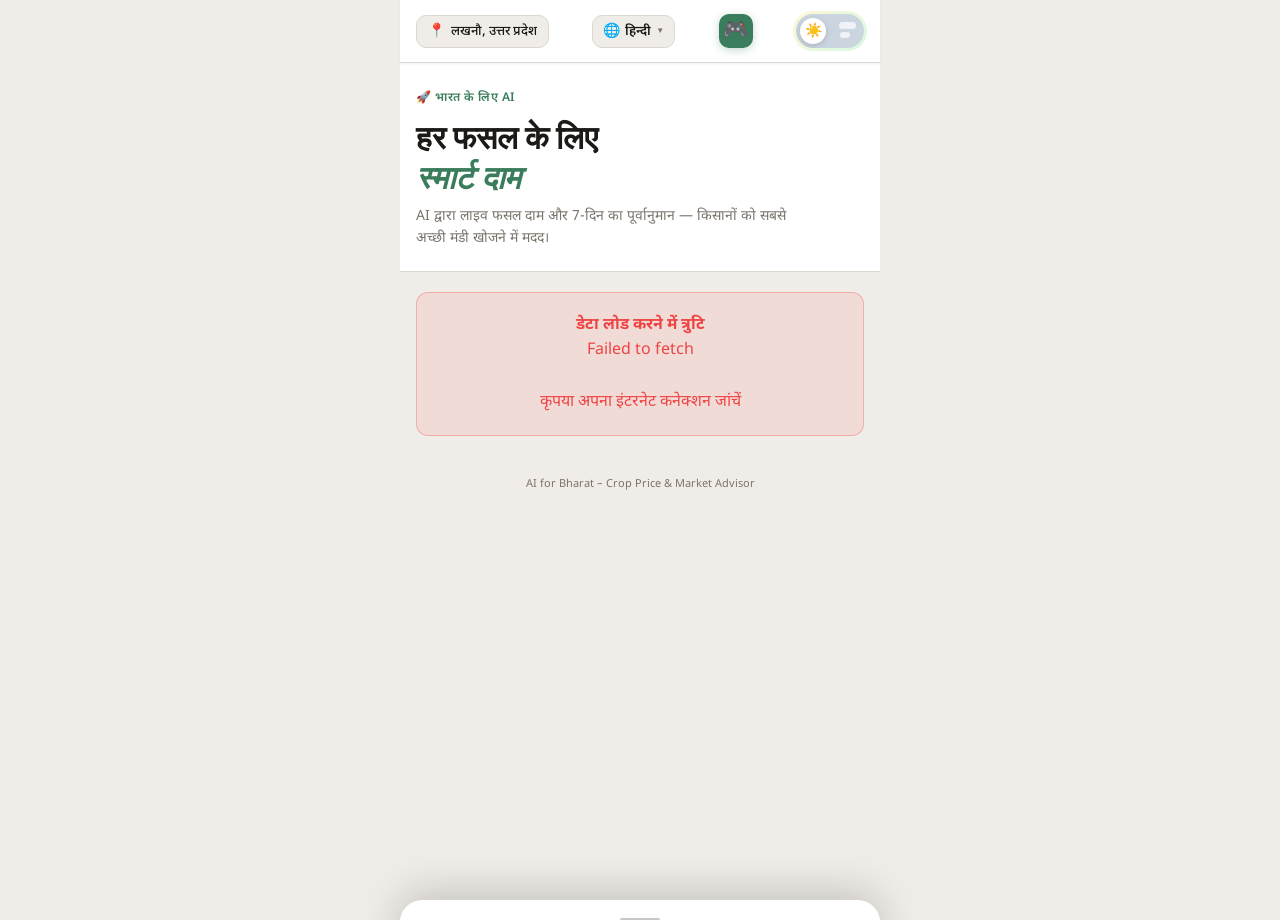
<file: client/index.html>
<!DOCTYPE html>
<html lang="hi">
<head>
  <meta charset="UTF-8"/>
  <meta name="viewport" content="width=device-width, initial-scale=1.0"/>
  <title>AI for Bharat - Crop Price Advisor</title>
  <link rel="preconnect" href="https://fonts.googleapis.com"/>
  <link rel="preconnect" href="https://fonts.gstatic.com" crossorigin/>
  <link href="https://fonts.googleapis.com/css2?family=Playfair+Display:wght@600;700&family=DM+Sans:wght@400;500;600;700&family=Noto+Sans+Devanagari:wght@400;500;600;700&family=Noto+Sans+Tamil:wght@400;500;600;700&display=swap" rel="stylesheet"/>

  <style>
    @import url("index.css");
  </style>
</head>
<body>

<div class="app">
  <!-- HEADER -->
  <div class="header">
    <div class="location">
      <span class="pin">📍</span>
      <span class="loc-text" data-i18n="location"></span>
    </div>

    <div class="lang-btn" id="langBtn" tabindex="0" role="button" onclick="toggleDrawer()">
      <span class="globe">🌐</span>
      <span class="lang-code" id="langCode">हिन्दी</span>
      <span class="chevron">▼</span>
    </div>

    <a href="farmingGame.html" class="game-icon" title="Play Supply Chain Game">
      🎮
    </a>

    <div class="toggle-wrap" onclick="toggleTheme()" tabindex="0" role="button">
      <div class="toggle-track">
        <div class="t-star t-star-1"></div>
        <div class="t-star t-star-2"></div>
        <div class="t-star t-star-3"></div>
        <div class="t-cloud t-cloud-1"></div>
        <div class="t-cloud t-cloud-2"></div>
        <div class="toggle-knob">
          <span class="icon-sun">☀️</span>
          <span class="icon-moon">🌙</span>
        </div>
      </div>
    </div>
  </div>

  <!-- HERO -->
  <div class="hero">
    <div class="hero-label" data-i18n="heroLabel"></div>
    <h1 class="hero-title" data-i18n-html="heroTitle"></h1>
    <p class="hero-sub" data-i18n="heroSub"></p>
  </div>

  <!-- CROP NAVIGATION -->
  <div class="crop-nav" id="cropNav" style="display: none;">
    <div class="crop-nav-container" id="cropNavContainer"></div>
  </div>

  <!-- MAIN CONTENT -->
  <div id="mainContent">
    <div class="loading">
      <div class="loading-spinner"></div>
      <div data-i18n="loading"></div>
    </div>
  </div>

  <!-- DISCLAIMER -->
  <div class="disclaimer" id="disclaimer" style="display: none;">
    <span data-i18n="disclaimer"></span>
  </div>

  <!-- FOOTER -->
  <div class="footer">
    <div data-i18n="project"></div>
  </div>
</div>

<!-- LANGUAGE DRAWER -->
<div class="lang-overlay" id="langOverlay" onclick="closeDrawer()"></div>
<div class="lang-drawer" id="langDrawer">
  <div class="drawer-handle"></div>
  <div class="drawer-title" data-i18n="chooseLang"></div>
  <div class="lang-list" id="langList"></div>
</div>

<script src="index.js"></script>
</body>
</html>
</file>
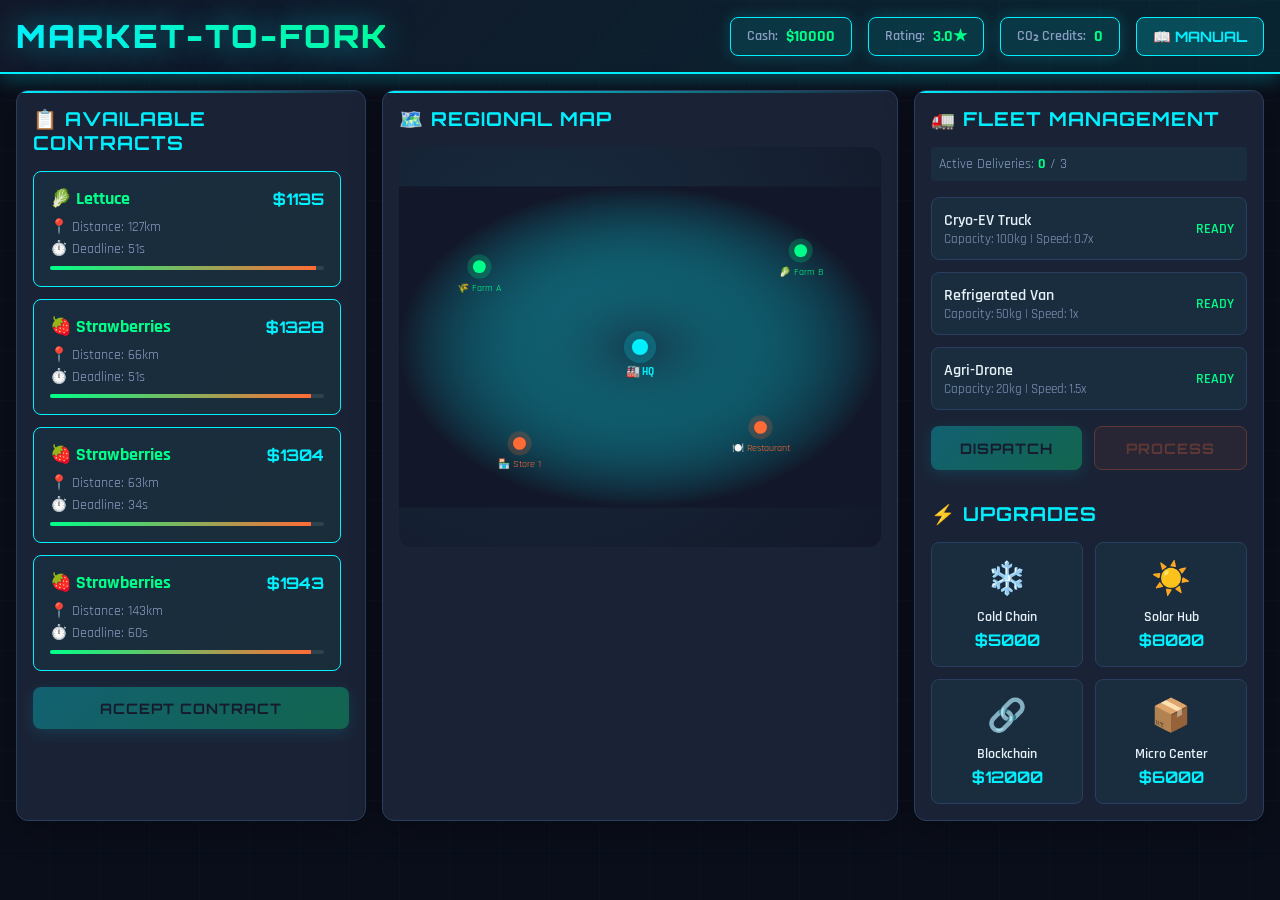
<file: client/farmingGame.html>
<!DOCTYPE html>
<html lang="en">
<head>
    <meta charset="UTF-8">
    <meta name="viewport" content="width=device-width, initial-scale=1.0, maximum-scale=1.0, user-scalable=no">
    <title>Market-to-Fork - Supply Chain Management</title>
    <style>
        @import url("farmingGame.css");
    </style>
</head>
<body>
    <div class="container">
        <header class="header">
            <div class="logo">MARKET-TO-FORK</div>
            <div class="stats">
                <div class="stat-item">
                    <span class="stat-label">Cash:</span>
                    <span class="stat-value">$<span id="cash">10000</span></span>
                </div>
                <div class="stat-item">
                    <span class="stat-label">Rating:</span>
                    <span class="stat-value"><span id="rating">3.0</span>★</span>
                </div>
                <div class="stat-item">
                    <span class="stat-label">CO₂ Credits:</span>
                    <span class="stat-value"><span id="carbon">0</span></span>
                </div>
                <button class="help-btn" onclick="openManual()">📖 MANUAL</button>
            </div>
        </header>
        
        <div class="game-grid">
            <!-- Left panel: Contracts -->
            <div class="panel">
                <div class="panel-title">📋 Available Contracts</div>
                <div class="contract-list" id="contractList"></div>
                <div class="action-buttons">
                    <button class="btn btn-primary" id="acceptBtn" disabled>Accept Contract</button>
                </div>
                
                <div id="workflowStatus" style="margin-top: 1rem; padding: 0.75rem; background: rgba(0, 240, 255, 0.05); border: 1px solid var(--border-color); border-radius: 8px; font-size: 0.9rem; display: none;">
                    <div style="color: var(--accent-cyan); font-weight: 600; margin-bottom: 0.5rem;">📋 Workflow Status</div>
                    <div id="statusText" style="color: var(--text-secondary);"></div>
                </div>
            </div>
            
            <!-- Center panel: Map -->
            <div class="panel">
                <div class="panel-title">🗺️ Regional Map</div>
                <div class="map-container">
                    <svg class="map-svg" id="mapSvg" viewBox="0 0 600 400">
                        <!-- Background -->
                        <defs>
                            <radialGradient id="mapGrad">
                                <stop offset="0%" style="stop-color:rgba(0,240,255,0.1);stop-opacity:1" />
                                <stop offset="100%" style="stop-color:rgba(18,24,41,1);stop-opacity:1" />
                            </radialGradient>
                        </defs>
                        <rect width="600" height="400" fill="url(#mapGrad)"/>
                        
                        <!-- Routes will be drawn here -->
                        <g id="routes"></g>
                        
                        <!-- Locations -->
                        <g id="locations">
                            <!-- Farms -->
                            <g class="location-marker" data-type="farm" data-x="100" data-y="100">
                                <circle cx="100" cy="100" r="15" fill="#00ff88" opacity="0.2"/>
                                <circle cx="100" cy="100" r="8" fill="#00ff88"/>
                                <text x="100" y="130" text-anchor="middle" fill="#00ff88" font-size="12">🌾 Farm A</text>
                            </g>
                            <g class="location-marker" data-type="farm" data-x="500" data-y="80">
                                <circle cx="500" cy="80" r="15" fill="#00ff88" opacity="0.2"/>
                                <circle cx="500" cy="80" r="8" fill="#00ff88"/>
                                <text x="500" y="110" text-anchor="middle" fill="#00ff88" font-size="12">🥬 Farm B</text>
                            </g>
                            
                            <!-- Warehouse -->
                            <g class="location-marker" data-type="warehouse" data-x="300" data-y="200">
                                <circle cx="300" cy="200" r="20" fill="#00f0ff" opacity="0.2"/>
                                <circle cx="300" cy="200" r="10" fill="#00f0ff"/>
                                <text x="300" y="235" text-anchor="middle" fill="#00f0ff" font-size="14" font-weight="bold">🏭 HQ</text>
                            </g>
                            
                            <!-- Retailers -->
                            <g class="location-marker" data-type="retailer" data-x="150" data-y="320">
                                <circle cx="150" cy="320" r="15" fill="#ff6b35" opacity="0.2"/>
                                <circle cx="150" cy="320" r="8" fill="#ff6b35"/>
                                <text x="150" y="350" text-anchor="middle" fill="#ff6b35" font-size="12">🏪 Store 1</text>
                            </g>
                            <g class="location-marker" data-type="retailer" data-x="450" data-y="300">
                                <circle cx="450" cy="300" r="15" fill="#ff6b35" opacity="0.2"/>
                                <circle cx="450" cy="300" r="8" fill="#ff6b35"/>
                                <text x="450" y="330" text-anchor="middle" fill="#ff6b35" font-size="12">🍽️ Restaurant</text>
                            </g>
                        </g>
                        
                        <!-- Vehicles will be drawn here -->
                        <g id="vehicles"></g>
                    </svg>
                </div>
                
                <div id="newsContainer"></div>
            </div>
            
            <!-- Right panel: Fleet & Upgrades -->
            <div class="panel">
                <div class="panel-title">🚛 Fleet Management</div>
                <div style="margin-bottom: 1rem; padding: 0.5rem; background: rgba(0, 240, 255, 0.05); border-radius: 4px; font-size: 0.9rem;">
                    <span style="color: var(--text-secondary);">Active Deliveries: </span>
                    <span style="color: var(--accent-green); font-weight: 700;" id="activeDeliveryCount">0</span>
                    <span style="color: var(--text-secondary);"> / 3</span>
                </div>
                <div class="fleet-list" id="fleetList"></div>
                
                <div class="action-buttons">
                    <button class="btn btn-primary" id="dispatchBtn" disabled>Dispatch</button>
                    <button class="btn btn-secondary" id="processBtn" disabled>Process</button>
                </div>
                
                <div class="panel-title" style="margin-top: 2rem;">⚡ Upgrades</div>
                <div class="upgrade-grid" id="upgradeGrid"></div>
            </div>
        </div>
        
        <!-- Manual/Guide Modal -->
        <div class="modal-overlay" id="manualModal">
            <div class="modal-content">
                <div class="modal-header">
                    <div class="modal-title">📖 PLAYER'S MANUAL</div>
                    <button class="modal-close" onclick="closeManual()">×</button>
                </div>
                <div class="modal-body">
                    <!-- Quick Start -->
                    <div class="guide-section">
                        <h2>🚀 Quick Start Guide</h2>
                        <p>Welcome to Market-to-Fork! You're the CEO of a cutting-edge supply chain operation in 2026. Your mission: bridge the gap between farms and consumers while maintaining efficiency, quality, and sustainability.</p>
                        
                        <div class="info-box success">
                            <strong>🎯 Your Goal:</strong> Build a profitable logistics empire by accepting contracts, optimizing delivery routes, and upgrading your infrastructure. Balance the <strong>Golden Triangle</strong> of Efficiency, Quality, and Sustainability to succeed!
                        </div>
                        
                        <h3>Basic Workflow</h3>
                        <ul class="guide-list">
                            <li><strong>Step 1:</strong> Select a contract from the left panel (look for high rewards and manageable distances)</li>
                            <li><strong>Step 2:</strong> Choose an available vehicle from your fleet (match vehicle to cargo needs)</li>
                            <li><strong>Step 3:</strong> Optional - Click "Process" to convert raw goods for higher profits</li>
                            <li><strong>Step 4:</strong> Click "Dispatch" to send your vehicle on delivery</li>
                            <li><strong>Step 5:</strong> Watch the delivery progress on the map and collect your reward!</li>
                        </ul>
                    </div>
                    
                    <!-- Core Mechanics -->
                    <div class="guide-section">
                        <h2>⚙️ Core Mechanics</h2>
                        
                        <h3>🍓 Freshness & Perishability</h3>
                        <p>Every crop has a <strong>Freshness Value</strong> that decays over time using the formula: F(t) = 100 × e<sup>-kt</sup></p>
                        <ul class="guide-list">
                            <li><strong>Strawberries</strong> decay fastest - deliver quickly!</li>
                            <li><strong>Potatoes</strong> and <strong>Wheat</strong> last longer</li>
                            <li>Watch the green freshness bar below each contract</li>
                            <li>Higher freshness = higher reward when delivered</li>
                        </ul>
                        
                        <div class="info-box warning">
                            <strong>⚠️ Warning:</strong> If freshness drops below 50%, your rating will decrease! Late or spoiled deliveries hurt your reputation and limit access to premium contracts.
                        </div>
                        
                        <h3>⭐ Rating System (The "Fork" Rating)</h3>
                        <p>Your reputation score ranges from 1-5 stars:</p>
                        <ul class="guide-list">
                            <li><strong>High freshness (>80%)</strong> → Rating increases</li>
                            <li><strong>Low freshness (<50%)</strong> → Rating decreases significantly</li>
                            <li>Higher ratings unlock better contracts with premium buyers</li>
                            <li>Maintain 4+ stars to access high-end restaurants and retailers</li>
                        </ul>
                        
                        <h3>⚙️ Processing for Profit</h3>
                        <p>Some raw goods can be processed into higher-value products:</p>
                        <table class="stats-table">
                            <thead>
                                <tr>
                                    <th>Raw Material</th>
                                    <th>Processed Product</th>
                                    <th>Value Multiplier</th>
                                </tr>
                            </thead>
                            <tbody>
                                <tr>
                                    <td>🥛 Milk</td>
                                    <td>🧀 Cheese</td>
                                    <td>1.5x base value</td>
                                </tr>
                                <tr>
                                    <td>🌾 Wheat</td>
                                    <td>🍞 Flour</td>
                                    <td>1.5x base value</td>
                                </tr>
                            </tbody>
                        </table>
                        <p><strong>Tip:</strong> Processing takes time but significantly increases margins. With the Solar Processing Hub upgrade, this multiplier increases to 2.25x!</p>
                    </div>
                    
                    <!-- Fleet Management -->
                    <div class="guide-section">
                        <h2>🚛 Fleet Management</h2>
                        <p>Each vehicle has unique strengths and weaknesses:</p>
                        
                        <table class="stats-table">
                            <thead>
                                <tr>
                                    <th>Vehicle</th>
                                    <th>Speed</th>
                                    <th>Capacity</th>
                                    <th>Decay Rate</th>
                                    <th>Best For</th>
                                </tr>
                            </thead>
                            <tbody>
                                <tr>
                                    <td>🚛 Cryo-EV Truck</td>
                                    <td>0.7x (Slow)</td>
                                    <td>100kg</td>
                                    <td>0.3x (Excellent)</td>
                                    <td>Long distances, perishables, carbon credits</td>
                                </tr>
                                <tr>
                                    <td>🚐 Refrigerated Van</td>
                                    <td>1.0x (Normal)</td>
                                    <td>50kg</td>
                                    <td>0.5x (Good)</td>
                                    <td>Balanced medium-range deliveries</td>
                                </tr>
                                <tr>
                                    <td>🚁 Agri-Drone</td>
                                    <td>1.5x (Fast)</td>
                                    <td>20kg</td>
                                    <td>0.8x (Poor)</td>
                                    <td>Short urgent deliveries, bypassing traffic</td>
                                </tr>
                            </tbody>
                        </table>
                        
                        <div class="info-box">
                            <strong>💡 Pro Tip:</strong> Match vehicle to cargo! Use the Cryo-EV for strawberries and milk (high decay), the drone for last-minute orders, and the van for everything else.
                        </div>
                    </div>
                    
                    <!-- Dynamic Events -->
                    <div class="guide-section">
                        <h2>📰 Dynamic Market Events</h2>
                        <p>Random news events trigger every 30 seconds, affecting your business:</p>
                        
                        <ul class="guide-list">
                            <li><strong>⛽ Fuel Spike in Europe</strong> - Increases logistics costs by 15%</li>
                            <li><strong>🫘 Vegan Festival in Neo-Delhi</strong> - Organic soy demand up 40%, higher prices!</li>
                            <li><strong>🌧️ Monsoon Delay</strong> - Grain prices increase 25%</li>
                            <li><strong>🌡️ Heat Wave Warning</strong> - All perishables decay 30% faster</li>
                            <li><strong>🌱 Green Subsidy Program</strong> - Bonus +50 carbon credits for EV use</li>
                        </ul>
                        
                        <p>Events last for 60 seconds. Adapt your strategy to capitalize on opportunities or mitigate threats!</p>
                    </div>
                    
                    <!-- Upgrades -->
                    <div class="guide-section">
                        <h2>⚡ Upgrades & Infrastructure</h2>
                        <p>Invest in upgrades to gain competitive advantages:</p>
                        
                        <h3>❄️ Cold Chain Tech ($5,000)</h3>
                        <p>Reduces decay rate by 20% across all deliveries. Essential for perishables and long-distance routes.</p>
                        
                        <h3>☀️ Solar Processing Hub ($8,000)</h3>
                        <p>Increases processing value multiplier by 1.5x. Turn milk into cheese for 2.25x the original value!</p>
                        
                        <h3>🔗 Blockchain Traceability ($12,000)</h3>
                        <p>Adds a 30% "Transparency Bonus" to all deliveries. Premium buyers pay extra for verified supply chains.</p>
                        
                        <h3>📦 Micro-Fulfillment Center ($6,000)</h3>
                        <p>Increases fleet speed by 20%. Faster deliveries mean fresher goods and better ratings.</p>
                        
                        <div class="info-box success">
                            <strong>🎯 Upgrade Strategy:</strong> Start with Cold Chain Tech to reduce losses, then Blockchain for premium bonuses. Save Solar Hub for mid-game when you're processing regularly.
                        </div>
                    </div>
                    
                    <!-- Carbon Credits -->
                    <div class="guide-section">
                        <h2>🌱 Carbon Credits & Sustainability</h2>
                        <p>In 2026, you're taxed on emissions. Using eco-friendly options earns tradeable credits:</p>
                        
                        <ul class="guide-list">
                            <li><strong>EV vehicles</strong> earn 1 credit per 10km traveled</li>
                            <li><strong>Optimized routes</strong> (10% shorter) earn bonus credits</li>
                            <li>Credits can be traded for cash or used to offset expansion costs</li>
                            <li>Green Subsidy events give +50 bonus credits</li>
                        </ul>
                        
                        <div class="info-box">
                            <strong>💡 Green is Good:</strong> Despite slower speed, the Cryo-EV Truck generates passive income through carbon credits while preserving freshness. Win-win!
                        </div>
                    </div>
                    
                    <!-- Advanced Strategies -->
                    <div class="guide-section">
                        <h2>🎓 Advanced Strategies</h2>
                        
                        <h3>The Golden Triangle</h3>
                        <p>Success requires balancing three pillars:</p>
                        <ul class="guide-list">
                            <li><strong>Efficiency:</strong> Fast deliveries, optimized routes, high vehicle utilization</li>
                            <li><strong>Quality:</strong> Maintaining freshness above 80%, high ratings, premium buyers</li>
                            <li><strong>Sustainability:</strong> EV usage, carbon credits, green upgrades</li>
                        </ul>
                        
                        <h3>Contract Selection Tips</h3>
                        <ul class="guide-list">
                            <li>Higher decay crops (strawberries) should be paired with Cryo-EV or done quickly with drone</li>
                            <li>Long-distance contracts are worth more but risk spoilage</li>
                            <li>Process raw materials before dispatching for instant value boost</li>
                            <li>During price spike events, prioritize affected crops (e.g., soy during vegan festival)</li>
                        </ul>
                        
                        <h3>Fleet Optimization</h3>
                        <ul class="guide-list">
                            <li>Don't leave vehicles idle - accept multiple contracts and queue deliveries</li>
                            <li>Short contracts with drone, medium with van, long with EV truck</li>
                            <li>During heat waves, use ALL fast options to beat increased decay</li>
                        </ul>
                        
                        <div class="info-box warning">
                            <strong>⚠️ Common Mistakes:</strong>
                            <ul class="guide-list">
                                <li>Using the drone for long distances (decay ruins profit)</li>
                                <li>Ignoring freshness timers (spoiled goods tank your rating)</li>
                                <li>Not processing when available (leaving money on the table)</li>
                                <li>Buying upgrades too early (need cash flow first)</li>
                            </ul>
                        </div>
                    </div>
                    
                    <!-- Technical Info -->
                    <div class="guide-section">
                        <h2>🖥️ Technical Information</h2>
                        
                        <h3>Platform Compatibility</h3>
                        <ul class="guide-list">
                            <li><strong>PC/Desktop:</strong> Full 3-column layout with detailed stats</li>
                            <li><strong>Mobile/Tablet:</strong> Optimized single-column touch interface</li>
                            <li><strong>Browser:</strong> Works in all modern browsers (Chrome, Firefox, Safari, Edge)</li>
                        </ul>
                        
                        <h3>Controls</h3>
                        <ul class="guide-list">
                            <li><strong>Mouse/Touch:</strong> Click/tap on contracts and vehicles to select</li>
                            <li><strong>Buttons:</strong> Accept, Dispatch, and Process actions</li>
                            <li><strong>Upgrades:</strong> Click/tap upgrade cards to purchase</li>
                            <li><strong>Manual:</strong> Click 📖 MANUAL button anytime to view this guide</li>
                        </ul>
                        
                        <h3>Game Saves</h3>
                        <p>Currently, Market-to-Fork runs in your browser session. Your progress resets when you close or refresh the page. Play strategically to maximize your score in each session!</p>
                    </div>
                    
                    <!-- Tips & Tricks -->
                    <div class="guide-section">
                        <h2>💎 Pro Tips & Tricks</h2>
                        
                        <ul class="guide-list">
                            <li><strong>Watch the clock:</strong> Freshness decays in real-time. Don't let contracts sit too long!</li>
                            <li><strong>Process strategically:</strong> Processing adds no delivery time, so it's always worth it when available</li>
                            <li><strong>Carbon arbitrage:</strong> Long EV deliveries earn more credits than short ones - factor this into route selection</li>
                            <li><strong>Rating protection:</strong> If freshness is dropping, dispatch immediately even with slower vehicles</li>
                            <li><strong>Event timing:</strong> Save high-value contracts for beneficial events (price spikes, subsidies)</li>
                            <li><strong>Upgrade order matters:</strong> Cold Chain → Blockchain → Micro Center → Solar Hub for optimal progression</li>
                            <li><strong>Vehicle rotation:</strong> Keep all three vehicles busy to maximize throughput</li>
                            <li><strong>Premium focus:</strong> Once you have 4+ stars, focus on high-value premium contracts</li>
                        </ul>
                        
                        <div class="info-box success">
                            <strong>🏆 Ultimate Goal:</strong> Reach 5-star rating with $50,000+ cash and all upgrades purchased. This unlocks "Supply Chain Tycoon" status!
                        </div>
                    </div>
                    
                    <!-- Footer -->
                    <div class="guide-section">
                        <h2>📞 Need Help?</h2>
                        <p>Remember: The bridge between farm and table depends on YOU. Coordinate, process, deliver - before the clock runs out!</p>
                        <p style="text-align: center; margin-top: 2rem; color: var(--accent-cyan); font-family: 'Orbitron', sans-serif;">
                            <strong>Good luck, Supply Chain Manager! 🚛💨</strong>
                        </p>
                    </div>
                </div>
            </div>
        </div>
    </div>
    
    <script src="farmingGame.js"></script>
</body>
</html>
</file>
